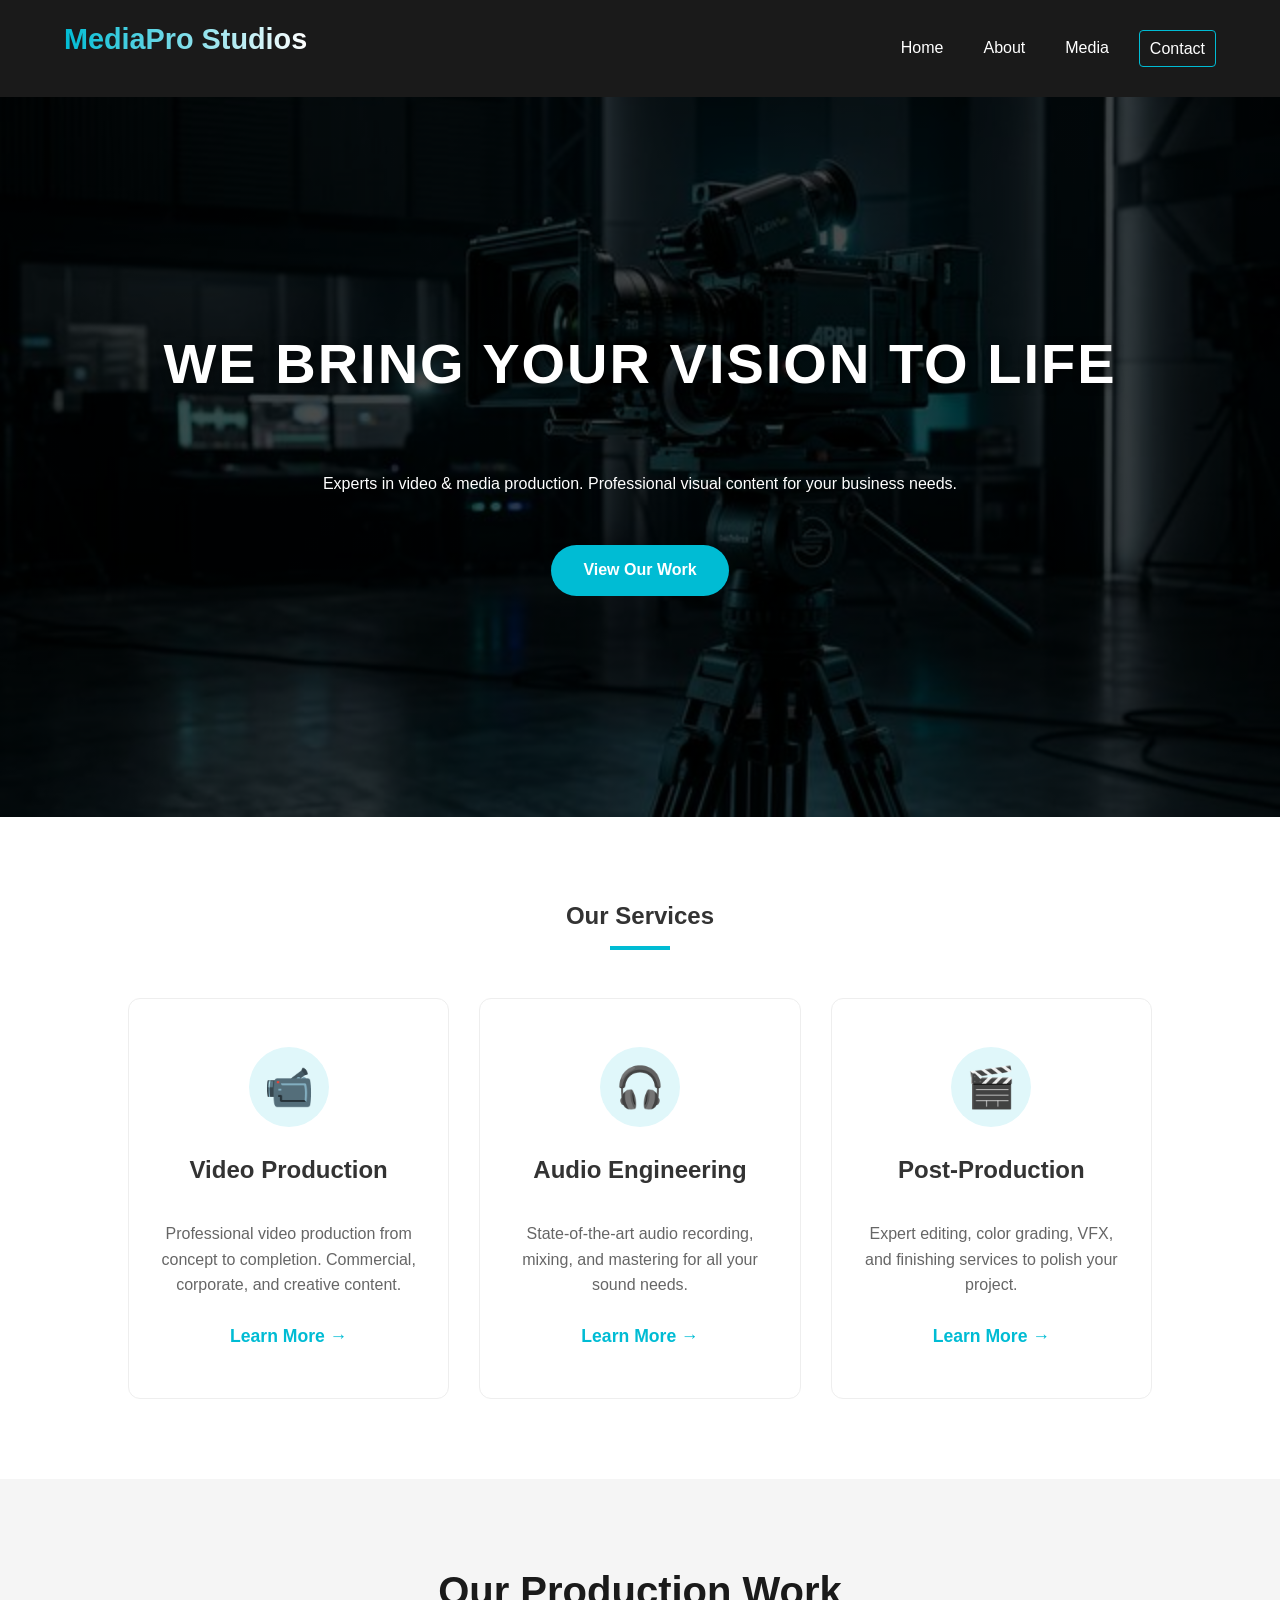
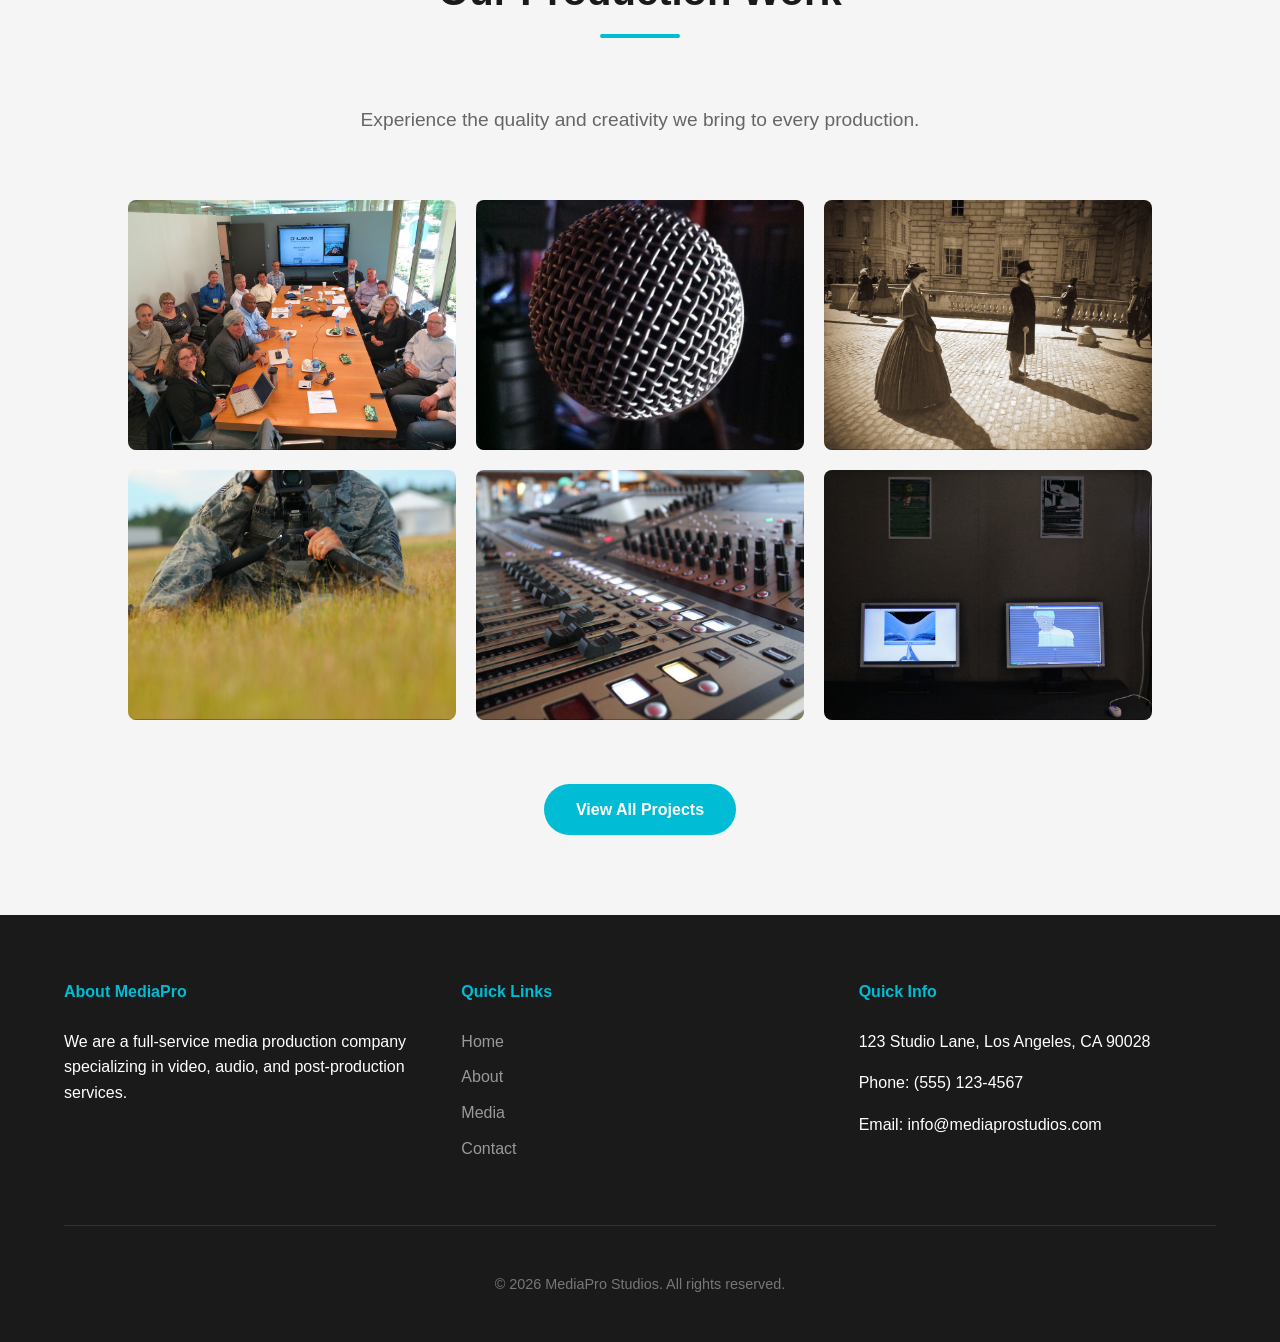
<file: index.html>
<!DOCTYPE html>
<html>

<head>
    <meta charset="UTF-8">
    <meta name="viewport" content="width=device-width, initial-scale=1.0">
    <meta name="description"
        content="Professional media production services including video production, audio recording, and multimedia solutions.">
    <meta name="author" content="MediaPro Studios">
    <meta name="robots" content="index, follow">

    <meta property="og:type" content="website">
    <meta property="og:url" content="index.html">
    <meta property="og:title" content="MediaPro Studios - Professional Media Production">
    <meta property="og:description"
        content="Professional media production services including video production, audio recording, and multimedia solutions.">
    <meta property="og:image" content="images/og-image.jpg">

    <meta name="twitter:card" content="summary_large_image">
    <meta name="twitter:url" content="index.html">
    <meta name="twitter:title" content="MediaPro Studios - Professional Media Production">
    <meta name="twitter:description"
        content="Professional media production services including video production, audio recording, and multimedia solutions.">
    <meta name="twitter:image" content="images/og-image.jpg">

    <title>MediaPro Studios - Professional Media Production</title>
    <link rel="stylesheet" href="css/styles.css">
</head>

<body>
    <div class="loader-container">
        <div class="loader"></div>
    </div>
    <header class="top">
        <h1>MediaPro Studios</h1>
        <nav class="nav">
            <a href="index.html">Home</a>
            <a href="about.html">About</a>
            <a href="media.html">Media</a>
            <a href="contact.html">Contact</a>
        </nav>
    </header>

    <main>
        <section class="hero">
            <h2>WE BRING YOUR VISION TO LIFE</h2>
            <p>Experts in video & media production. Professional visual content for your business needs.</p>
            <a href="media.html" class="cta-button">View Our Work</a>
        </section>

        <section class="content">
            <h2>Our Services</h2>
            <div class="services-container">
                <article class="service-item">
                    <div class="service-icon">&#128249;</div>
                    <h3>Video Production</h3>
                    <p>Professional video production from concept to completion. Commercial, corporate, and creative
                        content.</p>
                    <a href="media.html" class="learn-more">Learn More &rarr;</a>
                </article>
                <article class="service-item">
                    <div class="service-icon">&#127911;</div>
                    <h3>Audio Engineering</h3>
                    <p>State-of-the-art audio recording, mixing, and mastering for all your sound needs.</p>
                    <a href="media.html" class="learn-more">Learn More &rarr;</a>
                </article>
                <article class="service-item">
                    <div class="service-icon">&#127916;</div>
                    <h3>Post-Production</h3>
                    <p>Expert editing, color grading, VFX, and finishing services to polish your project.</p>
                    <a href="media.html" class="learn-more">Learn More &rarr;</a>
                </article>
            </div>
        </section>

        <section class="featured-work">
            <div class="section-header">
                <h2>Our Production Work</h2>
                <p>Experience the quality and creativity we bring to every production.</p>
            </div>
            <div class="gallery-grid">
                <figure>
                    <img src="images/feature1.jpg" alt="Production team in a corporate video planning meeting" loading="lazy">
                    <figcaption>Corporate Promo</figcaption>
                </figure>
                <figure>
                    <img src="images/feature2.jpg" alt="Studio microphone during a music video recording session" loading="lazy">
                    <figcaption>Music Video Production</figcaption>
                </figure>
                <figure>
                    <img src="images/feature3.jpg" alt="Cinematic period scene on a short film set" loading="lazy">
                    <figcaption>Short Film Production</figcaption>
                </figure>
                <figure>
                    <img src="images/feature4.jpg" alt="Camera operator filming a documentary on location" loading="lazy">
                    <figcaption>Documentary Filming</figcaption>
                </figure>
                <figure>
                    <img src="images/feature5.jpg" alt="Audio engineer at a large mixing console" loading="lazy">
                    <figcaption>Sound Design</figcaption>
                </figure>
                <figure>
                    <img src="images/feature6.jpg" alt="Editor working in a video post-production suite" loading="lazy">
                    <figcaption>Post-Production &amp; VFX</figcaption>
                </figure>
            </div>
            <div style="text-align: center; margin-top: 2rem;">
                <a href="media.html" class="cta-button">View All Projects</a>
            </div>
        </section>
    </main>

    <footer class="bottom">
        <div class="footer-content">
            <div class="footer-section">
                <h4>About MediaPro</h4>
                <p>We are a full-service media production company specializing in video, audio, and post-production
                    services.</p>
            </div>
            <div class="footer-section">
                <h4>Quick Links</h4>
                <ul>
                    <li><a href="index.html">Home</a></li>
                    <li><a href="about.html">About</a></li>
                    <li><a href="media.html">Media</a></li>
                    <li><a href="contact.html">Contact</a></li>
                </ul>
            </div>
            <div class="footer-section">
                <h4>Quick Info</h4>
                <p>123 Studio Lane, Los Angeles, CA 90028</p>
                <p>Phone: (555) 123-4567</p>
                <p>Email: info@mediaprostudios.com</p>
            </div>
        </div>
        <div class="footer-bottom">
            <p>&copy; 2026 MediaPro Studios. All rights reserved.</p>
        </div>
    </footer>
</body>

</html>
</file>
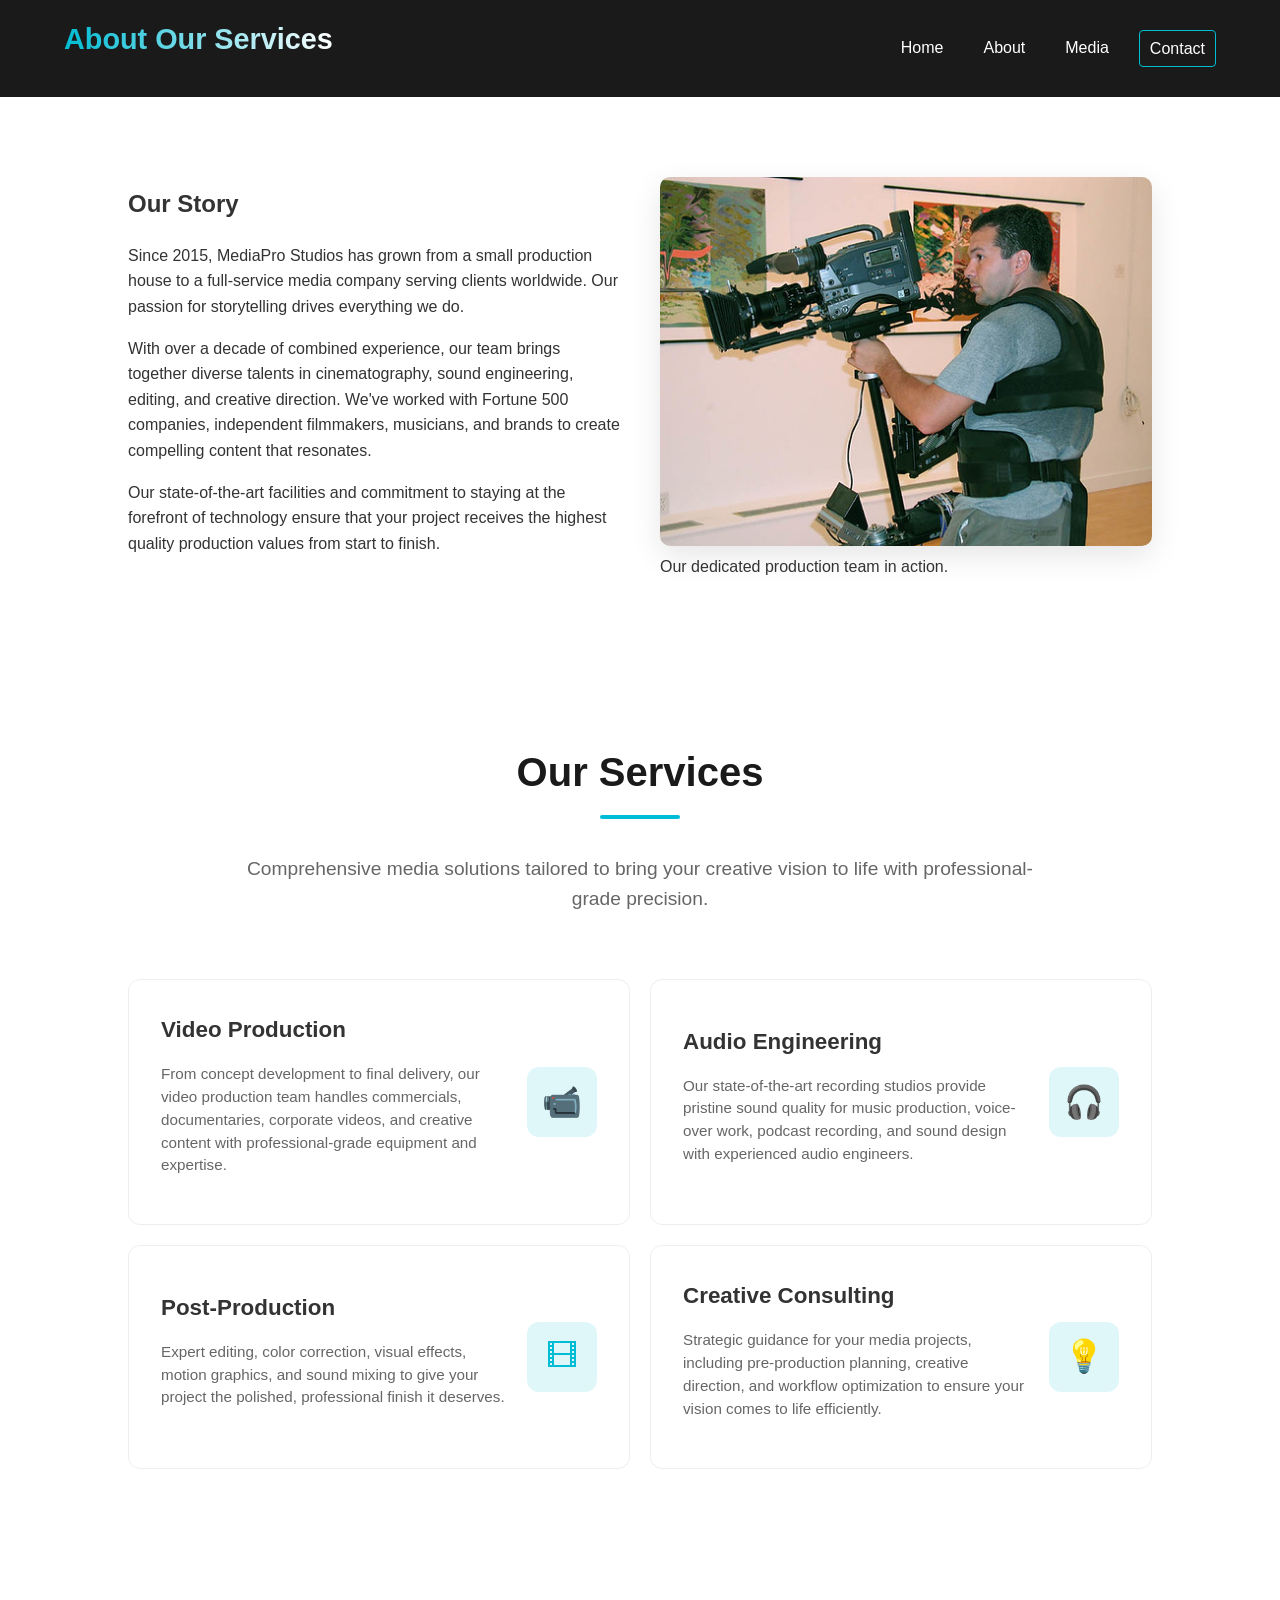
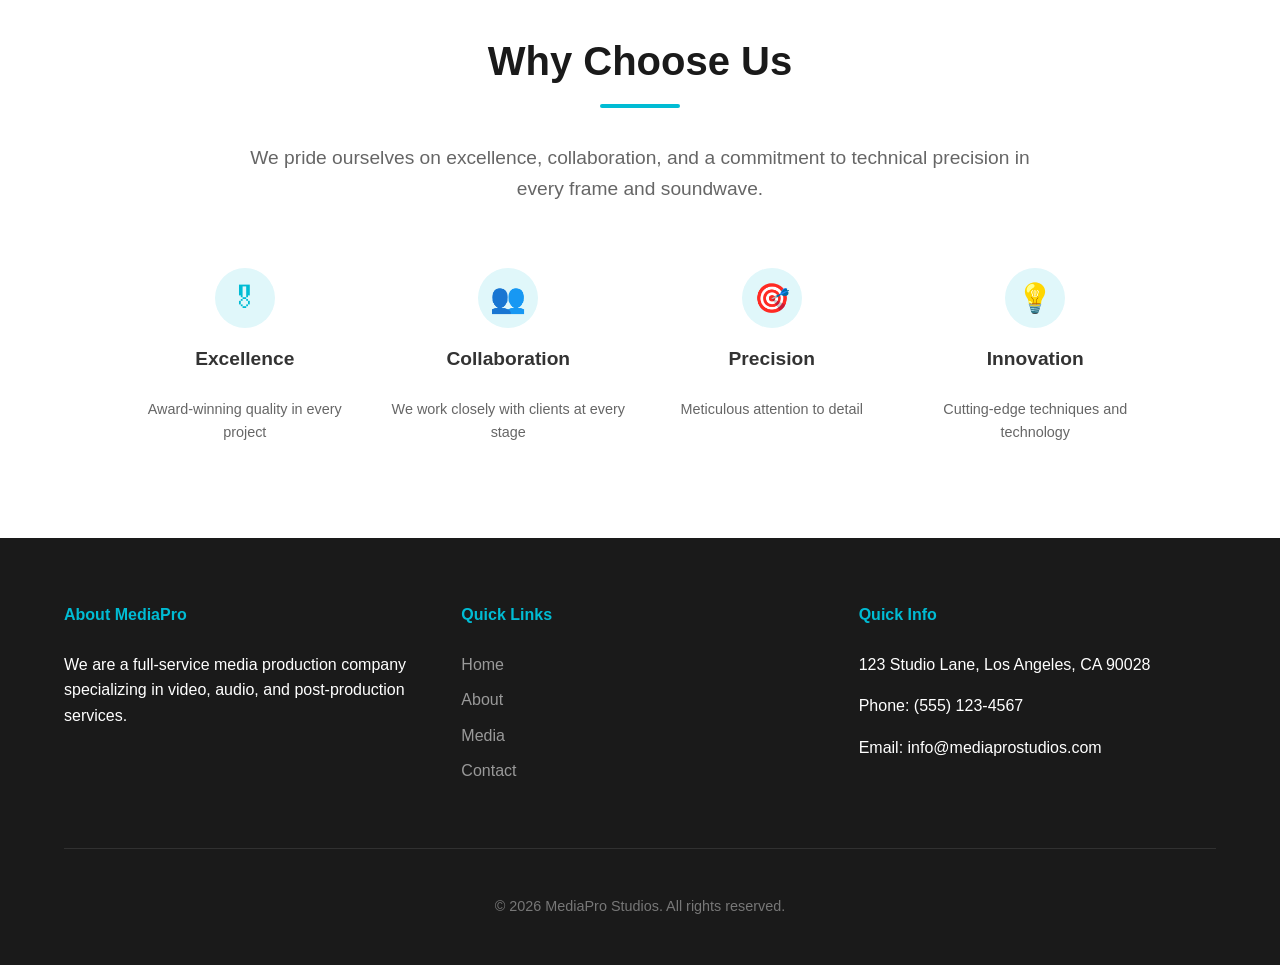
<file: about.html>
<!DOCTYPE html>
<html>

<head>
    <meta charset="UTF-8">
    <meta name="viewport" content="width=device-width, initial-scale=1.0">
    <meta name="description"
        content="Learn about MediaPro Studios, our history, our dedicated team, and the professional media services we offer.">
    <meta name="author" content="MediaPro Studios">
    <meta name="robots" content="index, follow">

    <meta property="og:type" content="website">
    <meta property="og:url" content="about.html">
    <meta property="og:title" content="About Us - MediaPro Studios">
    <meta property="og:description"
        content="Learn about our journey from a small production house to a full-service media company.">
    <meta property="og:image" content="images/og-image.jpg">

    <meta name="twitter:card" content="summary_large_image">
    <meta name="twitter:url" content="about.html">
    <meta name="twitter:title" content="About Us - MediaPro Studios">
    <meta name="twitter:description" content="Our story, our mission, and our award-winning production team.">

    <title>About Us - MediaPro Studios</title>
    <link rel="stylesheet" href="css/styles.css">
</head>

<body>
    <div class="loader-container">
        <div class="loader"></div>
    </div>
    <header class="top">
        <h1>About Our Services</h1>
        <nav class="nav">
            <a href="index.html">Home</a>
            <a href="about.html">About</a>
            <a href="media.html">Media</a>
            <a href="contact.html">Contact</a>
        </nav>
    </header>

    <main>
        <section class="our-story">
            <div class="story-content">
                <h2>Our Story</h2>
                <p>Since 2015, MediaPro Studios has grown from a small production house to a full-service media company
                    serving clients worldwide. Our passion for storytelling drives everything we do.</p>
                <p>With over a decade of combined experience, our team brings together diverse talents in
                    cinematography, sound engineering, editing, and creative direction. We've worked with Fortune 500
                    companies, independent filmmakers, musicians, and brands to create compelling content that
                    resonates.</p>
                <p>Our state-of-the-art facilities and commitment to staying at the forefront of technology ensure that
                    your project receives the highest quality production values from start to finish.</p>
            </div>
            <figure class="team-photo">
                <img src="images/team.jpg" alt="MediaPro Studios crew operating a camera on set" loading="lazy">
                <figcaption>Our dedicated production team in action.</figcaption>
            </figure>
        </section>

        <section class="about-services">
            <div class="section-header">
                <h2>Our Services</h2>
                <p>Comprehensive media solutions tailored to bring your creative vision to life with professional-grade
                    precision.</p>
            </div>
            <div class="services-grid-horizontal">
                <article class="service-card-horizontal">
                    <div class="service-card-info">
                        <h3>Video Production</h3>
                        <p>From concept development to final delivery, our video production team handles commercials,
                            documentaries, corporate videos, and creative content with professional-grade equipment and
                            expertise.</p>
                    </div>
                    <div class="service-card-icon-box">&#128249;</div>
                </article>
                <article class="service-card-horizontal">
                    <div class="service-card-info">
                        <h3>Audio Engineering</h3>
                        <p>Our state-of-the-art recording studios provide pristine sound quality for music production,
                            voice-over work, podcast recording, and sound design with experienced audio engineers.</p>
                    </div>
                    <div class="service-card-icon-box">&#127911;</div>
                </article>
                <article class="service-card-horizontal">
                    <div class="service-card-info">
                        <h3>Post-Production</h3>
                        <p>Expert editing, color correction, visual effects, motion graphics, and sound mixing to give
                            your project the polished, professional finish it deserves.</p>
                    </div>
                    <div class="service-card-icon-box">&#127902;</div>
                </article>
                <article class="service-card-horizontal">
                    <div class="service-card-info">
                        <h3>Creative Consulting</h3>
                        <p>Strategic guidance for your media projects, including pre-production planning, creative
                            direction, and workflow optimization to ensure your vision comes to life efficiently.</p>
                    </div>
                    <div class="service-card-icon-box">&#128161;</div>
                </article>
            </div>
        </section>

        <section class="why-choose-us">
            <div class="section-header">
                <h2>Why Choose Us</h2>
                <p>We pride ourselves on excellence, collaboration, and a commitment to technical precision in every
                    frame and soundwave.</p>
            </div>
            <div class="benefits-container-centered">
                <div class="benefit-card">
                    <div class="benefit-icon-circle">&#127894;</div>
                    <h4>Excellence</h4>
                    <p>Award-winning quality in every project</p>
                </div>
                <div class="benefit-card">
                    <div class="benefit-icon-circle">&#128101;</div>
                    <h4>Collaboration</h4>
                    <p>We work closely with clients at every stage</p>
                </div>
                <div class="benefit-card">
                    <div class="benefit-icon-circle">&#127919;</div>
                    <h4>Precision</h4>
                    <p>Meticulous attention to detail</p>
                </div>
                <div class="benefit-card">
                    <div class="benefit-icon-circle">&#128161;</div>
                    <h4>Innovation</h4>
                    <p>Cutting-edge techniques and technology</p>
                </div>
            </div>
        </section>
    </main>

    <footer class="bottom">
        <div class="footer-content">
            <div class="footer-section">
                <h4>About MediaPro</h4>
                <p>We are a full-service media production company specializing in video, audio, and post-production
                    services.</p>
            </div>
            <div class="footer-section">
                <h4>Quick Links</h4>
                <ul>
                    <li><a href="index.html">Home</a></li>
                    <li><a href="about.html">About</a></li>
                    <li><a href="media.html">Media</a></li>
                    <li><a href="contact.html">Contact</a></li>
                </ul>
            </div>
            <div class="footer-section">
                <h4>Quick Info</h4>
                <p>123 Studio Lane, Los Angeles, CA 90028</p>
                <p>Phone: (555) 123-4567</p>
                <p>Email: info@mediaprostudios.com</p>
            </div>
        </div>
        <div class="footer-bottom">
            <p>&copy; 2026 MediaPro Studios. All rights reserved.</p>
        </div>
    </footer>
</body>

</html>
</file>
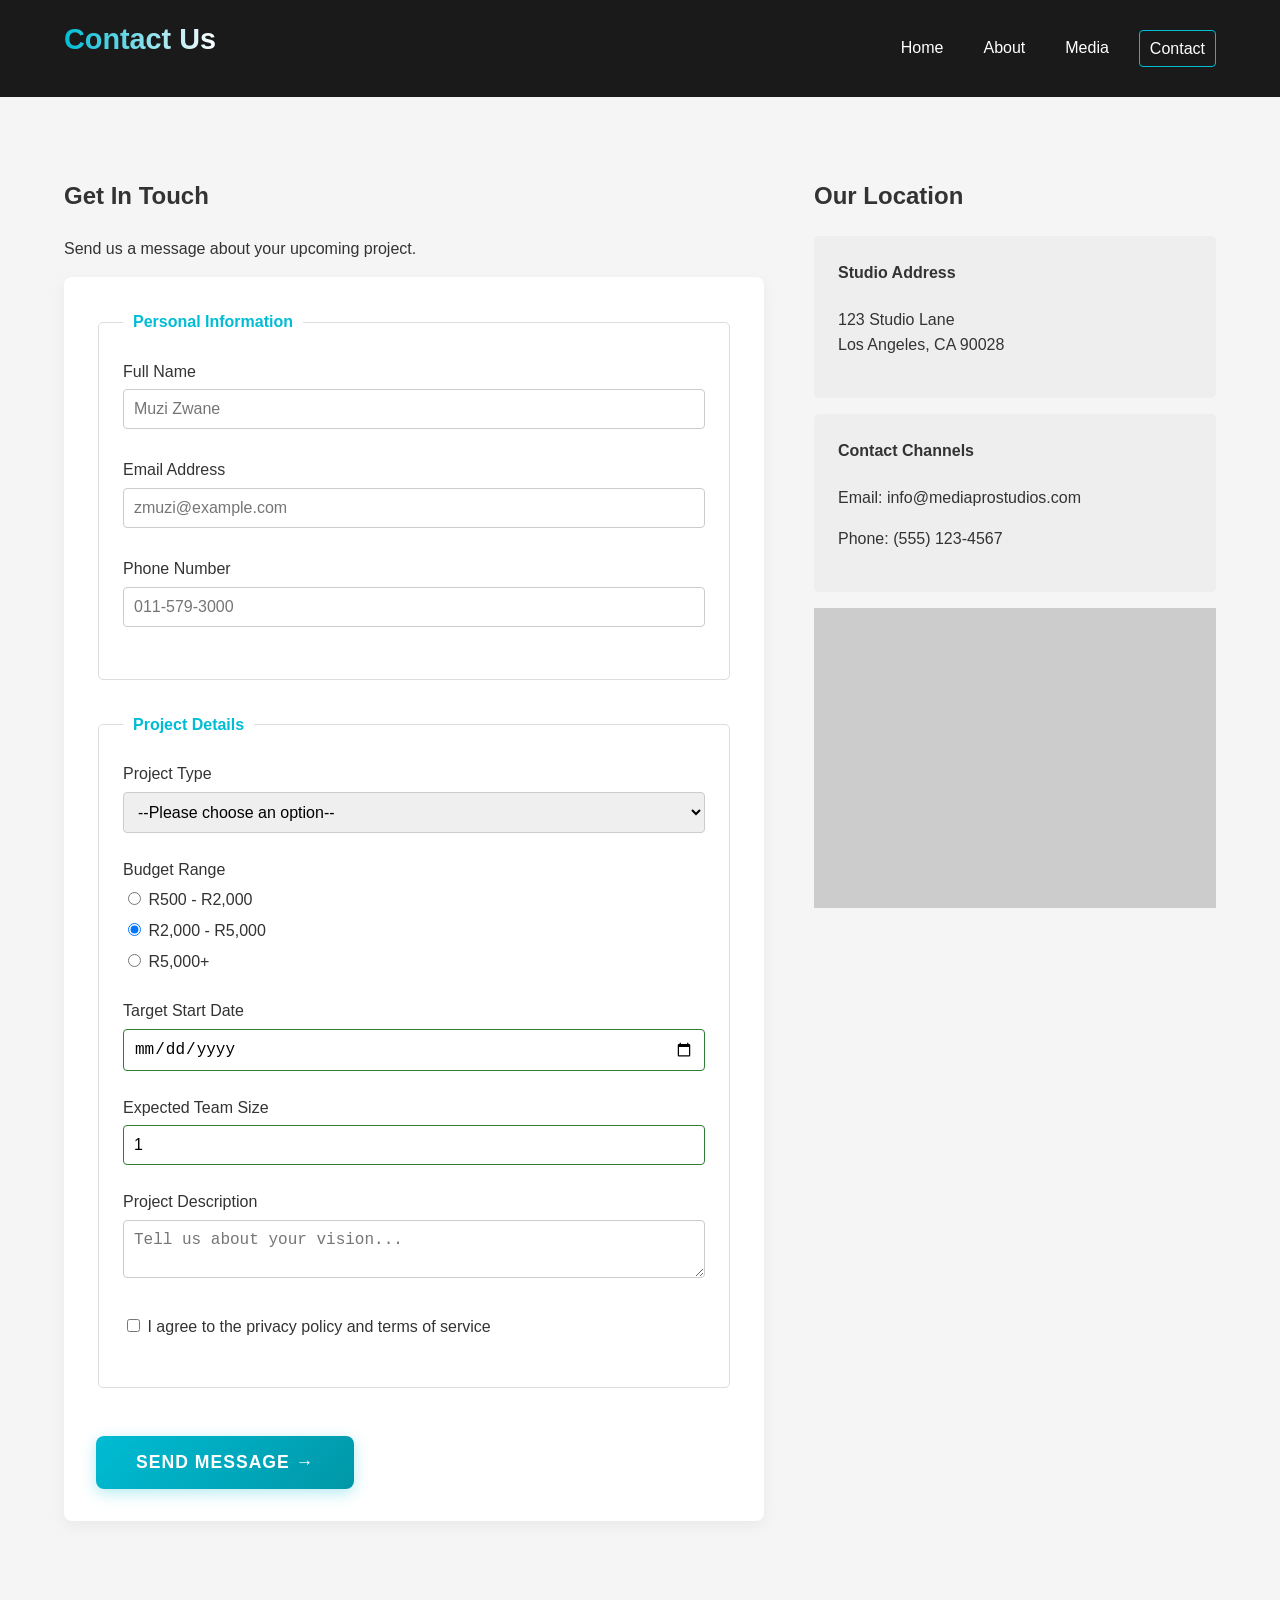
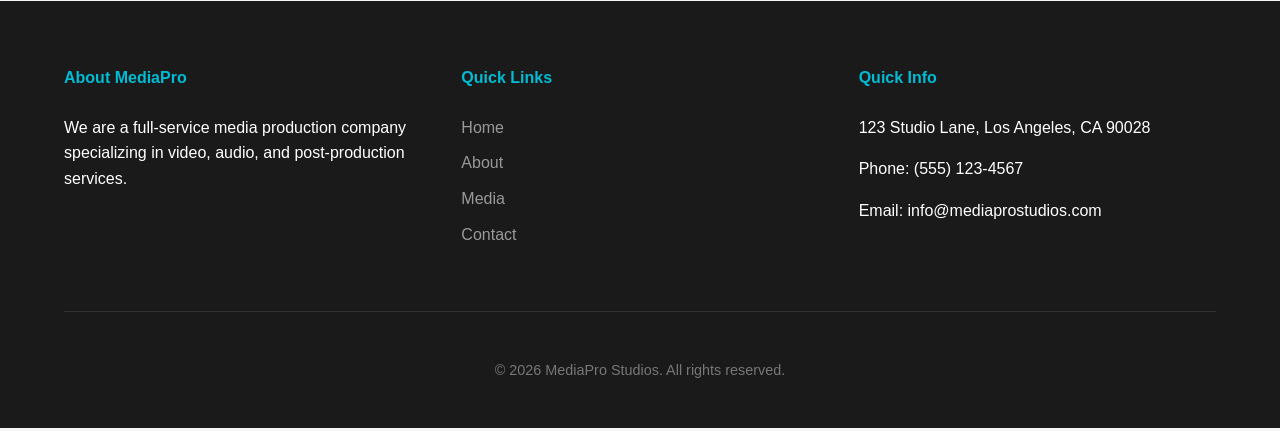
<file: contact.html>
<!DOCTYPE html>
<html>

<head>
    <meta charset="UTF-8">
    <meta name="viewport" content="width=device-width, initial-scale=1.0">
    <meta name="description"
        content="Get in touch with MediaPro Studios for your next production project. We offer professional video, audio, and post-production consulting.">
    <meta name="author" content="MediaPro Studios">
    <meta name="robots" content="index, follow">

    <meta property="og:type" content="website">
    <meta property="og:url" content="contact.html">
    <meta property="og:title" content="Contact Us - MediaPro Studios">
    <meta property="og:description"
        content="Ready to start your production? Contact the experts at MediaPro Studios today.">

    <meta name="twitter:card" content="summary">
    <meta name="twitter:title" content="Contact Us - MediaPro Studios">

    <title>Contact Us - MediaPro Studios</title>
    <link rel="stylesheet" href="css/styles.css">
</head>

<body>
    <div class="loader-container">
        <div class="loader"></div>
    </div>
    <header class="top">
        <h1>Contact Us</h1>
        <nav class="nav">
            <a href="index.html">Home</a>
            <a href="about.html">About</a>
            <a href="media.html">Media</a>
            <a href="contact.html">Contact</a>
        </nav>
    </header>

    <main>
        <section class="contact-container">
            <div class="contact-form-section">
                <h2>Get In Touch</h2>
                <p>Send us a message about your upcoming project.</p>

                <form action="#" method="POST" class="advanced-form">
                    <fieldset>
                        <legend>Personal Information</legend>
                        <div class="form-group">
                            <label for="full-name">Full Name</label>
                            <input type="text" id="full-name" name="name" placeholder="Muzi Zwane" required
                                minlength="2">
                            <span class="field-hint">Please enter at least 2 characters.</span>
                        </div>

                        <div class="form-group">
                            <label for="email-address">Email Address</label>
                            <input type="email" id="email-address" name="email" placeholder="zmuzi@example.com"
                                required>
                            <span class="field-hint">Please enter a valid email address (e.g., name@example.com).</span>
                        </div>

                        <div class="form-group">
                            <label for="phone-number">Phone Number</label>
                            <input type="tel" id="phone-number" name="phone" placeholder="011-579-3000"
                                pattern="[0-9]{3}-[0-9]{3}-[0-9]{4}">
                            <span class="field-hint">Format required: 123-456-7890</span>
                        </div>
                    </fieldset>

                    <fieldset>
                        <legend>Project Details</legend>
                        <div class="form-group">
                            <label for="project-type">Project Type</label>
                            <select id="project-type" name="type" required>
                                <option value="">--Please choose an option--</option>
                                <option value="video">Video Production</option>
                                <option value="audio">Audio Engineering</option>
                                <option value="post">Post-Production</option>
                                <option value="full">Full Multimedia Package</option>
                            </select>
                        </div>

                        <div class="form-group">
                            <label>Budget Range</label>
                            <div class="radio-group">
                                <label><input type="radio" name="budget" value="low"> R500 - R2,000</label>
                                <label><input type="radio" name="budget" value="medium" checked> R2,000 - R5,000</label>
                                <label><input type="radio" name="budget" value="high"> R5,000+</label>
                            </div>
                        </div>

                        <div class="form-group">
                            <label for="project-date">Target Start Date</label>
                            <input type="date" id="project-date" name="start-date">
                        </div>

                        <div class="form-group">
                            <label for="team-size">Expected Team Size</label>
                            <input type="number" id="team-size" name="team-size" min="1" max="50" value="1">
                        </div>

                        <div class="form-group">
                            <label for="message-content">Project Description</label>
                            <textarea id="message-content" name="message" placeholder="Tell us about your vision..."
                                required maxlength="500"></textarea>
                            <span class="field-hint">Message should be at least 10 characters long.</span>
                        </div>

                        <div class="form-group checkbox-group">
                            <label><input type="checkbox" name="terms" required> I agree to the privacy policy and terms
                                of service</label>
                        </div>
                    </fieldset>

                    <button type="submit" class="btn-submit">Send Message &rarr;</button>
                </form>
            </div>

            <aside class="contact-info-section">
                <h2>Our Location</h2>
                <div class="info-card">
                    <h4>Studio Address</h4>
                    <p>123 Studio Lane<br>Los Angeles, CA 90028</p>
                </div>
                <div class="info-card">
                    <h4>Contact Channels</h4>
                    <p>Email: info@mediaprostudios.com</p>
                    <p>Phone: (555) 123-4567</p>
                </div>
                <div class="map-placeholder">
                    <iframe
                        src="https://www.google.com/maps/embed?pb=!1m18!1m12!1m3!1d3303.73919830500!2d-118.3301037!3d34.093551!2m3!1f0!2f0!3f0!3m2!1i1024!2i768!4f13.1!3m3!1m2!1s0x80c2bf087e594d75%3A0x8673322aa046f53e!2s123%20Studio%20Ln%2C%20Los%20Angeles%2C%20CA%2090028!5e0!3m2!1sen!2sus!4v1711612000000!5m2!1sen!2sus"
                        width="100%" height="450" style="border:0;" allowfullscreen="" loading="lazy"
                        referrerpolicy="no-referrer-when-downgrade">
                    </iframe>
                </div>
            </aside>
        </section>
    </main>

    <footer class="bottom">
        <div class="footer-content">
            <div class="footer-section">
                <h4>About MediaPro</h4>
                <p>We are a full-service media production company specializing in video, audio, and post-production
                    services.</p>
            </div>
            <div class="footer-section">
                <h4>Quick Links</h4>
                <ul>
                    <li><a href="index.html">Home</a></li>
                    <li><a href="about.html">About</a></li>
                    <li><a href="media.html">Media</a></li>
                    <li><a href="contact.html">Contact</a></li>
                </ul>
            </div>
            <div class="footer-section">
                <h4>Quick Info</h4>
                <p>123 Studio Lane, Los Angeles, CA 90028</p>
                <p>Phone: (555) 123-4567</p>
                <p>Email: info@mediaprostudios.com</p>
            </div>
        </div>
        <div class="footer-bottom">
            <p>&copy; 2026 MediaPro Studios. All rights reserved.</p>
        </div>
    </footer>
</body>

</html>
</file>
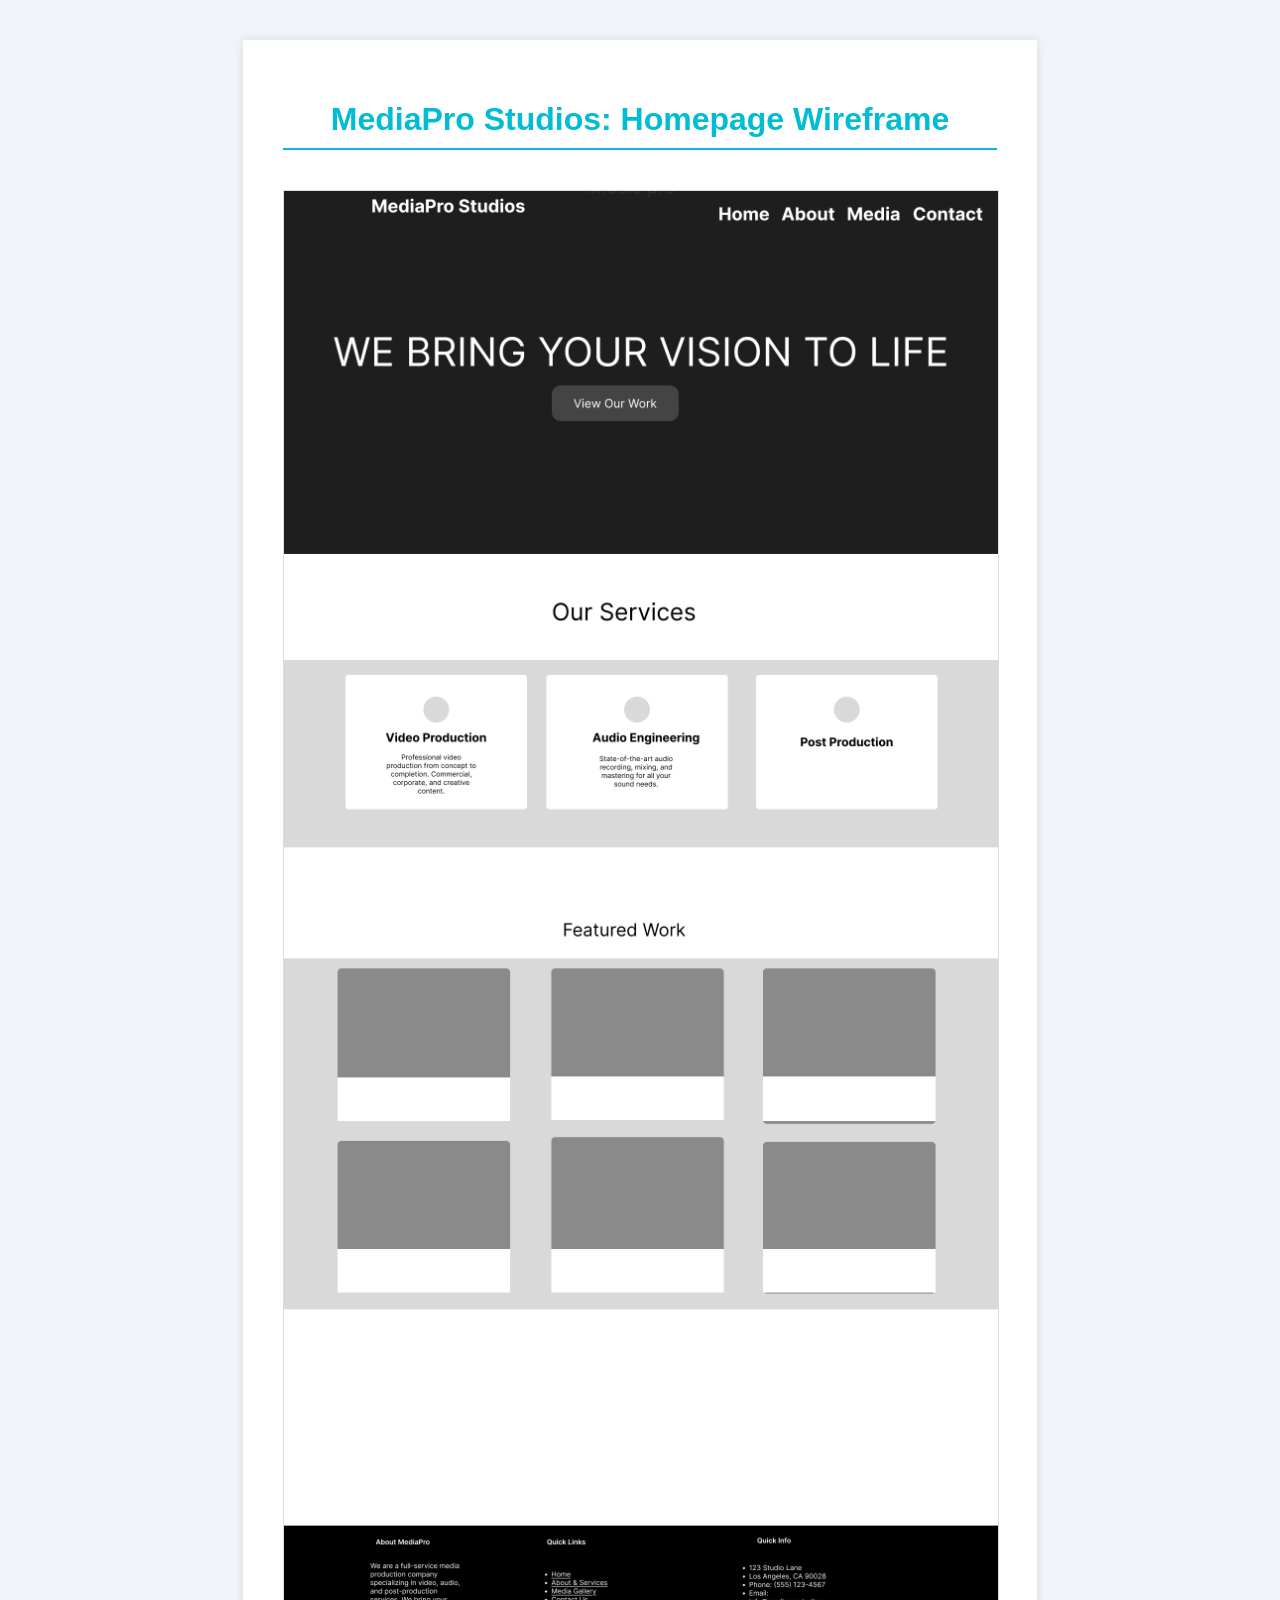
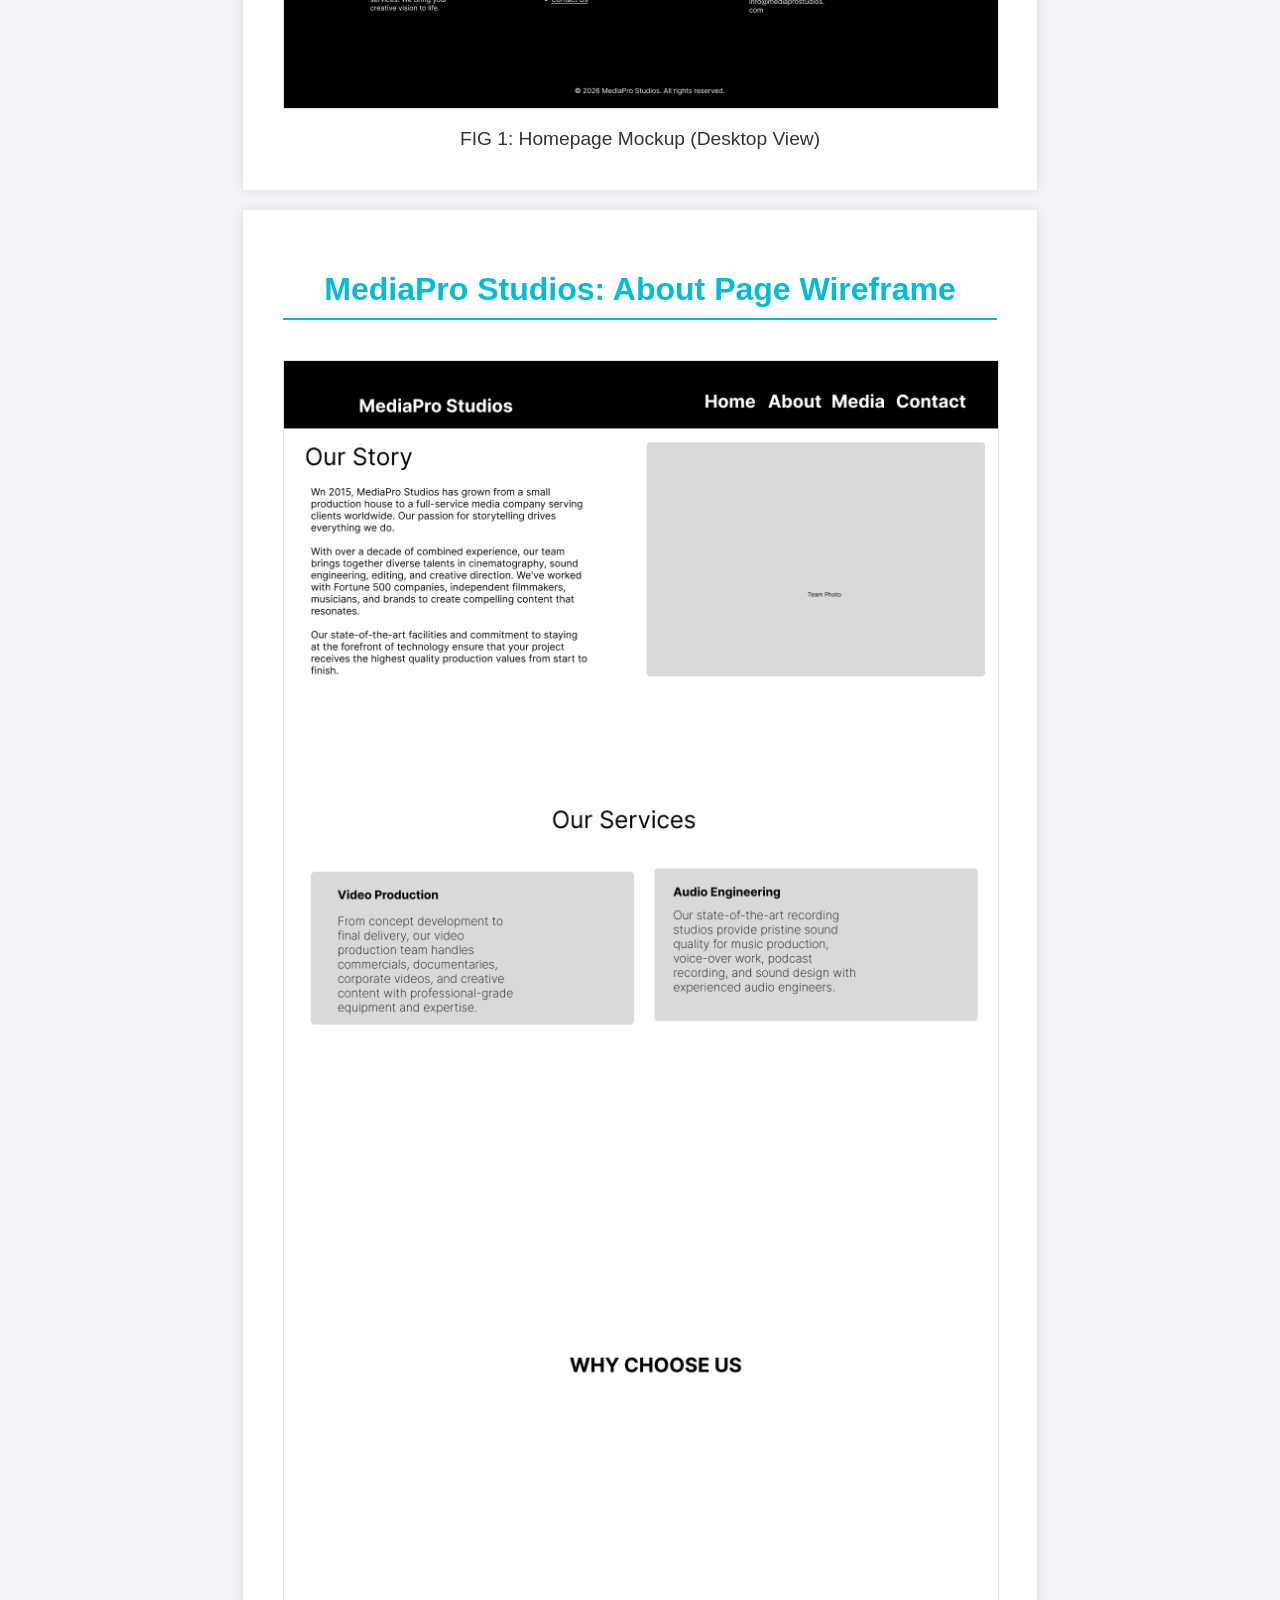
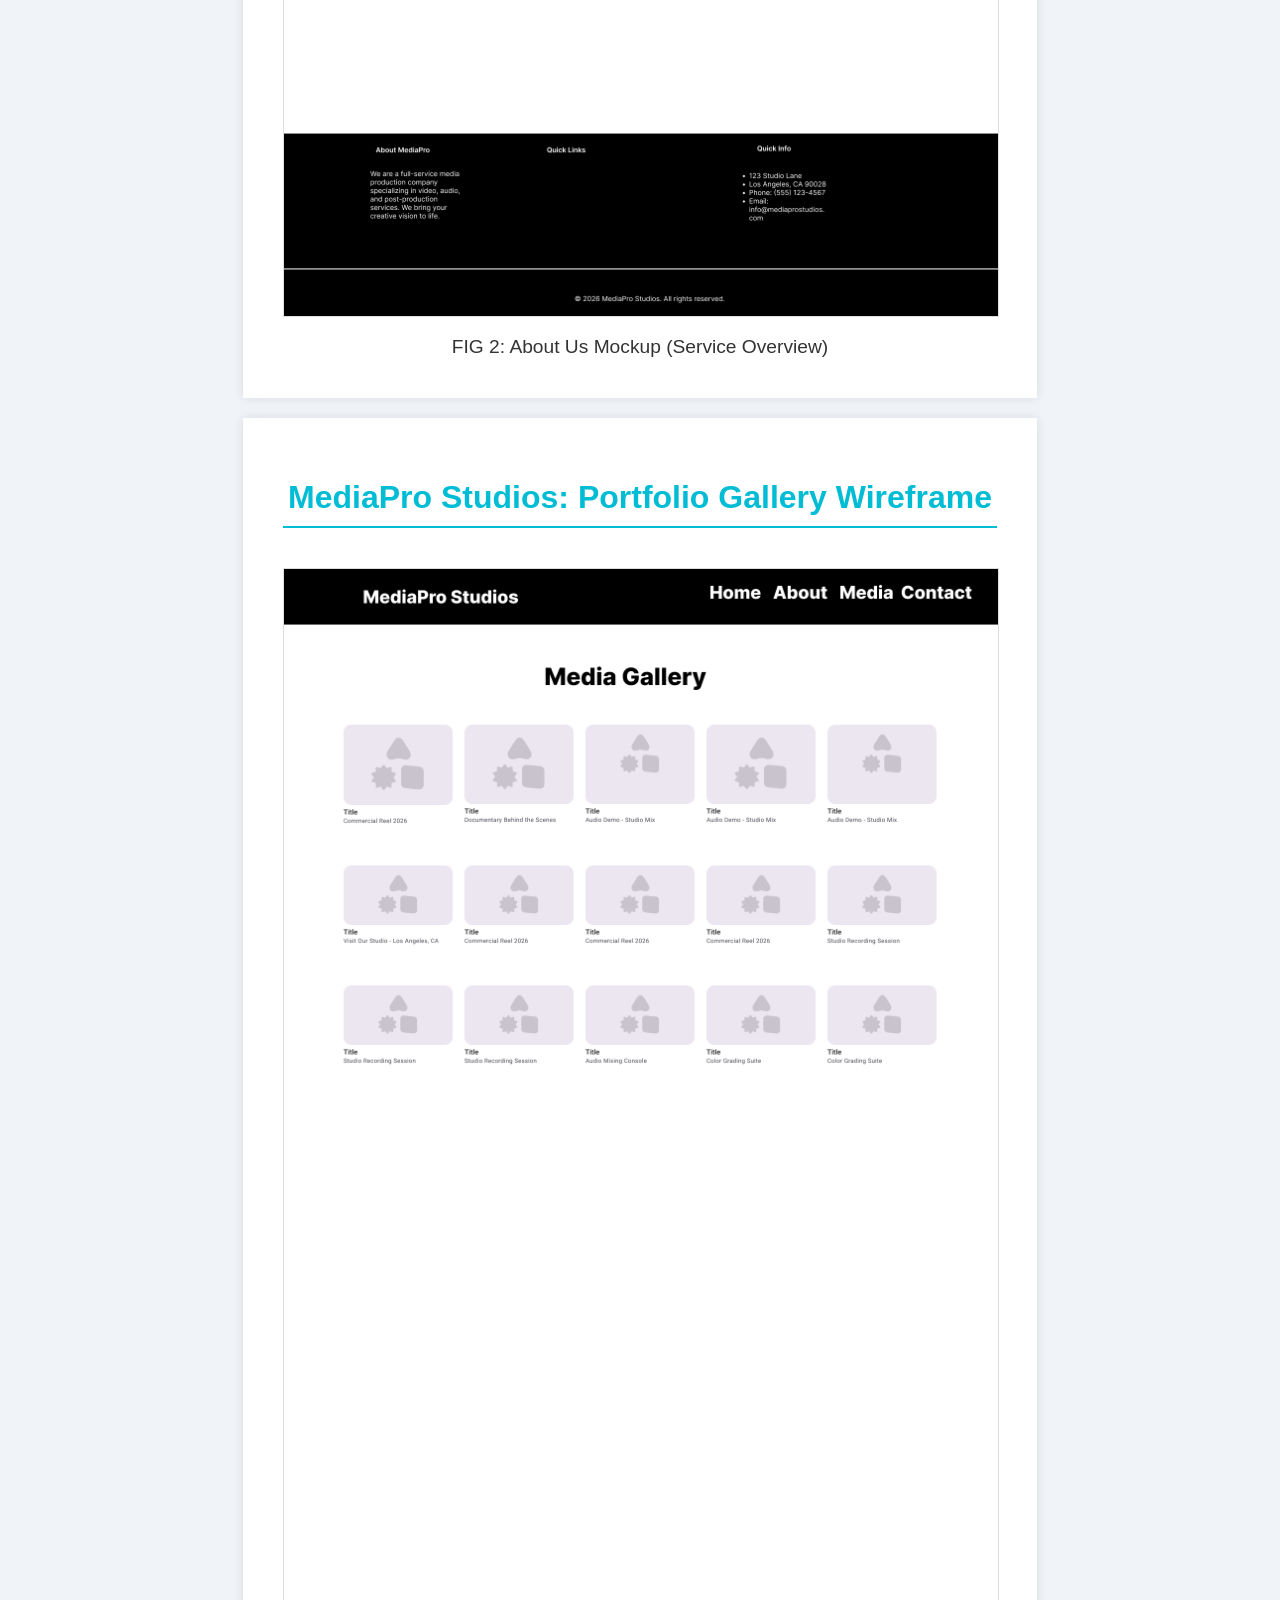
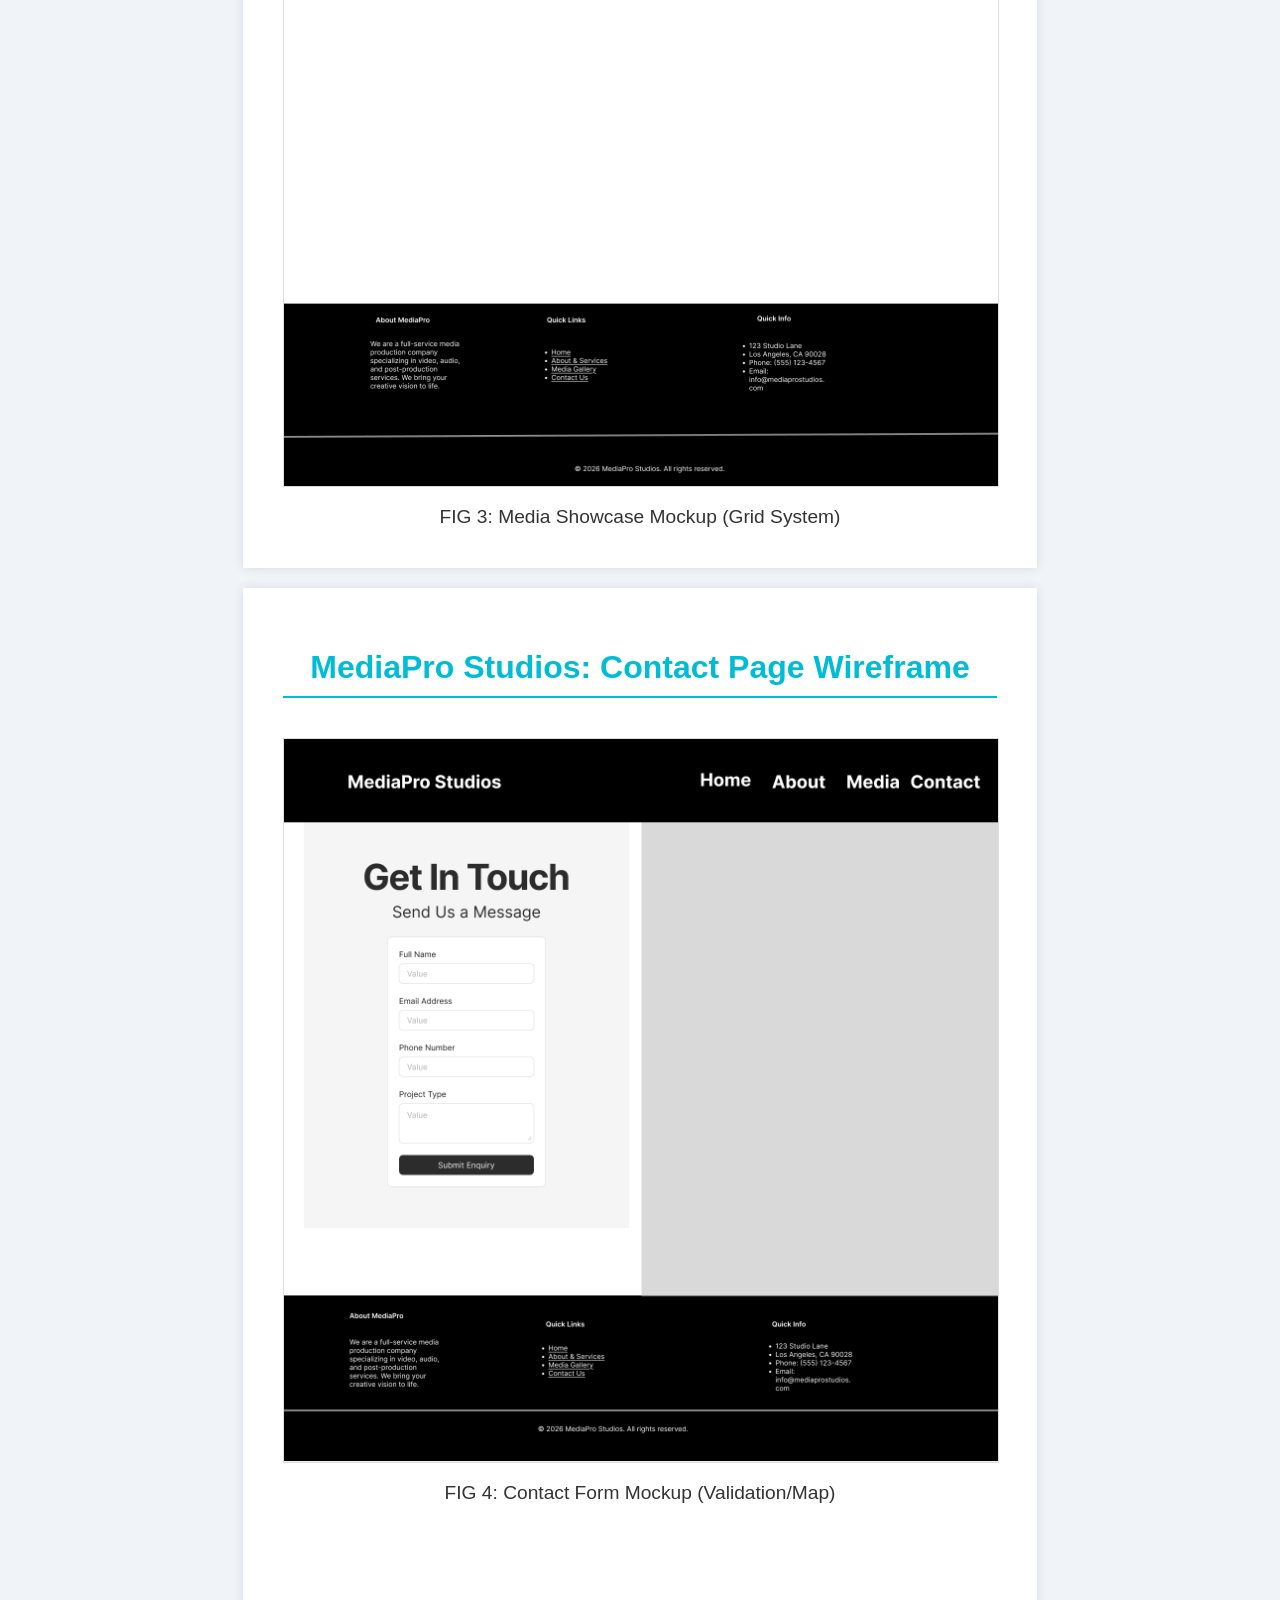
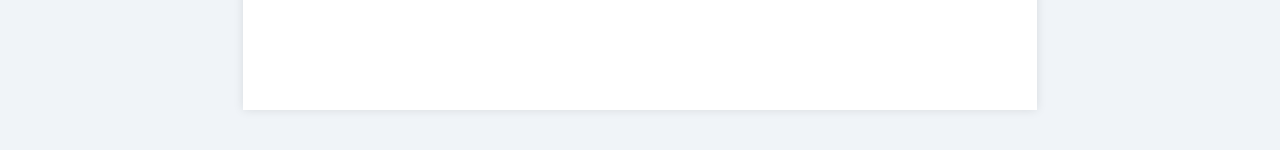
<file: design/wireframe_combined.html>
<!DOCTYPE html>
<html lang="en">

<head>
    <meta charset="UTF-8">
    <meta name="viewport" content="width=device-width, initial-scale=1.0">
    <title>MediaPro Studios - Project Wireframes</title>
    <style>
        body {
            font-family: 'Inter', sans-serif;
            margin: 0;
            padding: 20px;
            background: #f0f4f8;
        }

        .page {
            background: white;
            margin: 20px auto;
            padding: 40px;
            width: 210mm;
            min-height: 297mm;
            box-shadow: 0 0 10px rgba(0, 0, 0, 0.1);
            box-sizing: border-box;
        }

        h1 {
            color: #00bcd4;
            border-bottom: 2px solid #00bcd4;
            padding-bottom: 10px;
            text-align: center;
        }

        .image-container {
            text-align: center;
            margin-top: 40px;
        }

        img {
            max-width: 100%;
            border: 1px solid #ddd;
        }

        .figcaption {
            margin-top: 15px;
            font-weight: 500;
            font-size: 1.2rem;
            color: #333;
        }

        @media print {
            body {
                background: none;
                padding: 0;
            }

            .page {
                margin: 0;
                box-shadow: none;
                width: 100%;
                height: auto;
                page-break-after: always;
            }

            h1 {
                font-size: 24pt;
            }
        }
    </style>
</head>

<body>
    <div class="page">
        <h1>MediaPro Studios: Homepage Wireframe</h1>
        <div class="image-container">
            <img src="Home.png" alt="Homepage Wireframe">
            <div class="figcaption">FIG 1: Homepage Mockup (Desktop View)</div>
        </div>
    </div>
    <div class="page">
        <h1>MediaPro Studios: About Page Wireframe</h1>
        <div class="image-container">
            <img src="About.png" alt="About Page Wireframe">
            <div class="figcaption">FIG 2: About Us Mockup (Service Overview)</div>
        </div>
    </div>
    <div class="page">
        <h1>MediaPro Studios: Portfolio Gallery Wireframe</h1>
        <div class="image-container">
            <img src="Gallery.png" alt="Gallery Page Wireframe">
            <div class="figcaption">FIG 3: Media Showcase Mockup (Grid System)</div>
        </div>
    </div>
    <div class="page">
        <h1>MediaPro Studios: Contact Page Wireframe</h1>
        <div class="image-container">
            <img src="Contact.png" alt="Contact Page Wireframe">
            <div class="figcaption">FIG 4: Contact Form Mockup (Validation/Map)</div>
        </div>
    </div>
</body>

</html>
</file>
<file: css/styles.css>
:root {
    --primary: #00bcd4;
    --secondary: #1a1a1a;
    --dark: #121212;
    --light: #f5f5f5;
    --accent: #ff4081;
    --text: #333;
    --text-light: #eee;
    --transition: all 0.3s ease;
}

* {
    box-sizing: border-box;
}

body {
    font-family: 'Inter', Arial, sans-serif;
    margin: 0;
    padding: 0;
    color: var(--text);
    background-color: var(--light);
    line-height: 1.6;
}

h1,
h2,
h3,
h4 {
    margin-top: 0;
}

a {
    transition: var(--transition);
}

.hero h2 {
    font-size: 3.5rem;
    text-shadow: 2px 2px 10px rgba(0, 0, 0, 0.5);
    letter-spacing: 2px;
}

.top h1 {
    font-size: 1.8rem;
    background: linear-gradient(to right, var(--primary), white);
    -webkit-background-clip: text;
    background-clip: text;
    -webkit-text-fill-color: transparent;
}

.top {
    background-color: var(--secondary);
    color: white;
    padding: 1rem 5%;
    display: flex;
    justify-content: space-between;
    align-items: center;
    position: sticky;
    top: 0;
    z-index: 1000;
}

.nav {
    display: flex;
    gap: 20px;
}

.nav a {
    color: white;
    text-decoration: none;
    font-weight: 500;
    padding: 5px 10px;
}

.nav a:hover {
    color: var(--primary);
    transform: translateY(-2px);
}

.nav a:active {
    color: var(--accent);
}

.nav a:last-child {
    border: 1px solid var(--primary);
    border-radius: 4px;
}

.hero {
    height: 80vh;
    background: linear-gradient(rgba(0, 0, 0, 0.7), rgba(0, 0, 0, 0.7)), url('../images/hero-bg.jpg') center/cover;
    display: flex;
    flex-direction: column;
    justify-content: center;
    align-items: center;
    color: white;
    text-align: center;
    padding: 0 10%;
    animation: fadeIn 1.5s ease-in;
}

.cta-button {
    display: inline-block;
    background-color: var(--primary);
    color: white;
    padding: 0.8rem 2rem;
    text-decoration: none;
    border-radius: 30px;
    margin-top: 2rem;
    font-weight: bold;
    transition: var(--transition);
}

.cta-button:hover {
    background-color: #00acc1;
    transform: scale(1.1);
    box-shadow: 0 10px 20px rgba(0, 0, 0, 0.3);
}

.content,
.our-story,
.about-services,
.why-choose-us,
.featured-work {
    padding: 5rem 10%;
    background-color: white;
}

.section-header {
    text-align: center;
    max-width: 800px;
    margin: 0 auto 4rem;
}

.section-header h2 {
    font-size: 2.5rem;
    color: var(--secondary);
    margin-bottom: 1rem;
    position: relative;
    display: inline-block;
    padding-bottom: 15px;
}

.section-header h2::after {
    content: '';
    position: absolute;
    bottom: 0;
    left: 50%;
    transform: translateX(-50%);
    width: 80px;
    height: 4px;
    background: var(--primary);
    border-radius: 2px;
}

.section-header p {
    font-size: 1.2rem;
    color: #666;
    line-height: 1.6;
}

.services-grid-wrapper {
    text-align: center;
    margin-bottom: 3rem;
    position: relative;
}

.featured-work {
    background-color: var(--light);
}

.featured-work h2 {
    text-align: center;
    margin-bottom: 3rem;
}

.content h2 {
    text-align: center;
    margin-bottom: 3rem;
    position: relative;
}

.content h2::after {
    content: '';
    display: block;
    width: 60px;
    height: 4px;
    background: var(--primary);
    margin: 10px auto;
}

.services-container {
    display: flex;
    flex-wrap: wrap;
    gap: 30px;
    justify-content: center;
}

.service-item {
    flex: 1 1 300px;
    max-width: 380px;
    padding: 3rem 2rem;
    background: white;
    border-radius: 12px;
    border: 1px solid #eee;
    text-align: center;
    transition: var(--transition);
    display: flex;
    flex-direction: column;
    align-items: center;
}

.service-item:hover {
    transform: translateY(-10px);
    box-shadow: 0 15px 30px rgba(0, 0, 0, 0.08);
}

.service-icon {
    width: 80px;
    height: 80px;
    background-color: #e0f7fa;
    border-radius: 50%;
    display: flex;
    justify-content: center;
    align-items: center;
    font-size: 2.5rem;
    margin-bottom: 1.5rem;
    color: var(--primary);
}

.service-item h3 {
    margin-bottom: 1rem;
    font-size: 1.5rem;
}

.service-item p {
    color: #666;
    margin-bottom: 1.5rem;
    font-size: 1rem;
}

.learn-more {
    color: var(--primary);
    text-decoration: none;
    font-weight: 600;
    font-size: 1.1rem;
    transition: var(--transition);
}

.learn-more:hover {
    color: #0097a7;
    transform: translateX(5px);
}

.our-story {
    display: flex;
    gap: 40px;
    align-items: center;
    background-color: #fff;
}

.story-content {
    flex: 1;
}

.team-photo {
    flex: 1;
    margin: 0;
}

.team-photo img {
    width: 100%;
    border-radius: 10px;
    box-shadow: 0 10px 30px rgba(0, 0, 0, 0.1);
}

.services-grid-horizontal {
    display: grid;
    grid-template-columns: 1fr 1fr;
    gap: 20px;
}

.service-card-horizontal {
    background: white;
    padding: 2rem;
    border-radius: 12px;
    border: 1px solid #eee;
    display: flex;
    justify-content: space-between;
    align-items: center;
    gap: 20px;
    transition: var(--transition);
}

.service-card-info {
    flex: 1;
}

.service-card-info h3 {
    margin-bottom: 0.8rem;
    font-size: 1.4rem;
}

.service-card-info p {
    color: #666;
    font-size: 0.95rem;
    line-height: 1.5;
}

.service-card-icon-box {
    width: 70px;
    height: 70px;
    background: #e0f7fa;
    border-radius: 12px;
    display: flex;
    justify-content: center;
    align-items: center;
    color: var(--primary);
    font-size: 2rem;
    flex-shrink: 0;
    transition: var(--transition);
}

.service-card-horizontal:hover .service-card-icon-box {
    background: var(--primary);
    color: white;
    transform: scale(1.1);
}

.service-card-horizontal:hover {
    box-shadow: 0 10px 20px rgba(0, 0, 0, 0.05);
}

.benefits-container-centered {
    display: flex;
    justify-content: space-around;
    flex-wrap: wrap;
    gap: 30px;
}

.benefit-card {
    flex: 1 1 200px;
    display: flex;
    flex-direction: column;
    align-items: center;
    text-align: center;
}

.benefit-icon-circle {
    width: 60px;
    height: 60px;
    background-color: #e0f7fa;
    border-radius: 50%;
    display: flex;
    justify-content: center;
    align-items: center;
    color: var(--primary);
    font-size: 1.8rem;
    margin-bottom: 1rem;
}

.benefit-card h4 {
    margin-bottom: 0.5rem;
    font-size: 1.2rem;
}

.benefit-card p {
    color: #666;
    font-size: 0.9rem;
}

.gallery,
.video-showcase,
.audio-samples,
.location {
    padding: 5rem 10%;
    background-color: var(--light);
}

.video-container {
    display: grid;
    grid-template-columns: 1fr 1fr;
    gap: 30px;
}

.video-container figure {
    margin: 0;
}

.video-container video {
    border-radius: 8px;
    box-shadow: 0 5px 15px rgba(0, 0, 0, 0.1);
}

.audio-container {
    background: #fff;
    padding: 2rem;
    border-radius: 8px;
    display: flex;
    align-items: center;
    gap: 20px;
}

.audio-container audio {
    flex: 1;
}

.gallery-grid {
    display: grid;
    grid-template-columns: repeat(auto-fit, minmax(280px, 1fr));
    grid-gap: 20px;
}

@media (min-width: 992px) {
    .gallery-grid {
        grid-template-columns: repeat(3, 1fr);
        grid-template-areas:
            "area1 area2 area3"
            "area4 area5 area6";
    }

    .gallery-grid figure:nth-child(1) {
        grid-area: area1;
    }

    .gallery-grid figure:nth-child(2) {
        grid-area: area2;
    }

    .gallery-grid figure:nth-child(3) {
        grid-area: area3;
    }

    .gallery-grid figure:nth-child(4) {
        grid-area: area4;
    }

    .gallery-grid figure:nth-child(5) {
        grid-area: area5;
    }

    .gallery-grid figure:nth-child(6) {
        grid-area: area6;
    }
}

.gallery-grid figure {
    margin: 0;
    position: relative;
    overflow: hidden;
    border-radius: 8px;
    background-color: #ddd;
}

.gallery-grid img {
    width: 100%;
    height: 250px;
    object-fit: cover;
    display: block;
    transition: transform 0.5s ease;
}

img[alt^="Digital"] {
    filter: sepia(30%);
}

.gallery-grid figure:hover img {
    transform: scale(1.1);
}

.gallery-grid figcaption {
    position: absolute;
    bottom: 0;
    left: 0;
    right: 0;
    background: rgba(0, 0, 0, 0.7);
    color: white;
    padding: 1rem;
    transform: translateY(100%);
    transition: var(--transition);
}

.gallery-grid figure:hover figcaption {
    transform: translateY(0);
}

.advanced-form {
    background: white;
    padding: 2rem;
    border-radius: 8px;
    box-shadow: 0 5px 15px rgba(0, 0, 0, 0.05);
}

fieldset {
    border: 1px solid #ddd;
    border-radius: 5px;
    padding: 1.5rem;
    margin-bottom: 2rem;
}

legend {
    padding: 0 10px;
    font-weight: bold;
    color: var(--primary);
}

.form-group {
    margin-bottom: 1.5rem;
}

.form-group label {
    display: block;
    margin-bottom: 5px;
    font-weight: 500;
}

.form-group>input,
.form-group>select,
.form-group>textarea {
    width: 100%;
    padding: 10px;
    border: 1px solid #ccc;
    border-radius: 4px;
    font-size: 1rem;
}

.form-group input:focus {
    outline: none;
    border-color: var(--primary);
    box-shadow: 0 0 5px rgba(0, 188, 212, 0.3);
}

input:not([type="submit"]):not([type="radio"]):not([type="checkbox"]),
textarea {
    background: #fff;
    transition: var(--transition);
}

.field-hint {
    display: block;
    font-size: 0.8rem;
    color: #888;
    margin-top: 4px;
    height: 0;
    overflow: hidden;
    transition: height 0.3s ease, color 0.3s ease;
}

input:invalid:not(:placeholder-shown)~.field-hint,
textarea:invalid:not(:placeholder-shown)~.field-hint {
    height: auto;
    color: #d32f2f;
    font-weight: 500;
}

input:invalid:not(:placeholder-shown),
textarea:invalid:not(:placeholder-shown) {
    border-color: #d32f2f;
    background-color: #fff8f8;
}

input:valid:not(:placeholder-shown),
textarea:valid:not(:placeholder-shown) {
    border-color: #2e7d32;
}

.btn-submit {
    display: inline-block;
    width: auto;
    min-width: 220px;
    padding: 1rem 2.5rem;
    background: linear-gradient(135deg, var(--primary) 0%, #0097a7 100%);
    color: white;
    border: none;
    border-radius: 8px;
    font-size: 1.1rem;
    font-weight: 700;
    cursor: pointer;
    transition: var(--transition);
    text-transform: uppercase;
    letter-spacing: 1px;
    box-shadow: 0 4px 15px rgba(0, 188, 212, 0.3);
    margin-top: 1rem;
}

.btn-submit:hover {
    transform: translateY(-3px);
    box-shadow: 0 8px 25px rgba(0, 188, 212, 0.4);
    background: linear-gradient(135deg, #0097a7 0%, var(--primary) 100%);
}

.btn-submit:active {
    transform: translateY(-1px);
}

.contact-container {
    display: flex;
    gap: 50px;
    padding: 5rem 5%;
}

.contact-form-section {
    flex: 2;
    max-width: 700px;
}

.contact-info-section {
    flex: 1;
}

.info-card {
    background: #eee;
    padding: 1.5rem;
    margin-bottom: 1rem;
    border-radius: 5px;
}

.map-placeholder {
    height: 300px;
    background: #ccc;
    display: flex;
    justify-content: center;
    align-items: center;
    text-align: center;
}

.bottom {
    background-color: var(--secondary);
    color: white;
    padding: 4rem 5% 2rem;
}

.footer-content {
    display: flex;
    flex-wrap: wrap;
    gap: 40px;
    justify-content: space-between;
    margin-bottom: 3rem;
}

.footer-section {
    flex: 1 1 250px;
}

.footer-section h4 {
    margin-bottom: 1.5rem;
    color: var(--primary);
}

.footer-section ul {
    list-style: none;
    padding: 0;
}

.footer-section ul li {
    margin-bottom: 10px;
}

.footer-section ul li a {
    color: #999;
    text-decoration: none;
}

.footer-section ul li a:hover {
    color: var(--primary);
}

.footer-bottom {
    border-top: 1px solid rgba(255, 255, 255, 0.1);
    padding-top: 2rem;
    text-align: center;
    color: #777;
    font-size: 0.9rem;
}

@keyframes fadeIn {
    from {
        opacity: 0;
        transform: translateY(20px);
    }

    to {
        opacity: 1;
        transform: translateY(0);
    }
}

@media (max-width: 768px) {
    .top {
        flex-direction: column;
    }

    .nav {
        margin-top: 1rem;
    }

    .contact-container {
        flex-direction: column;
    }

    .hero h2 {
        font-size: 2rem;
    }
}
</file>
